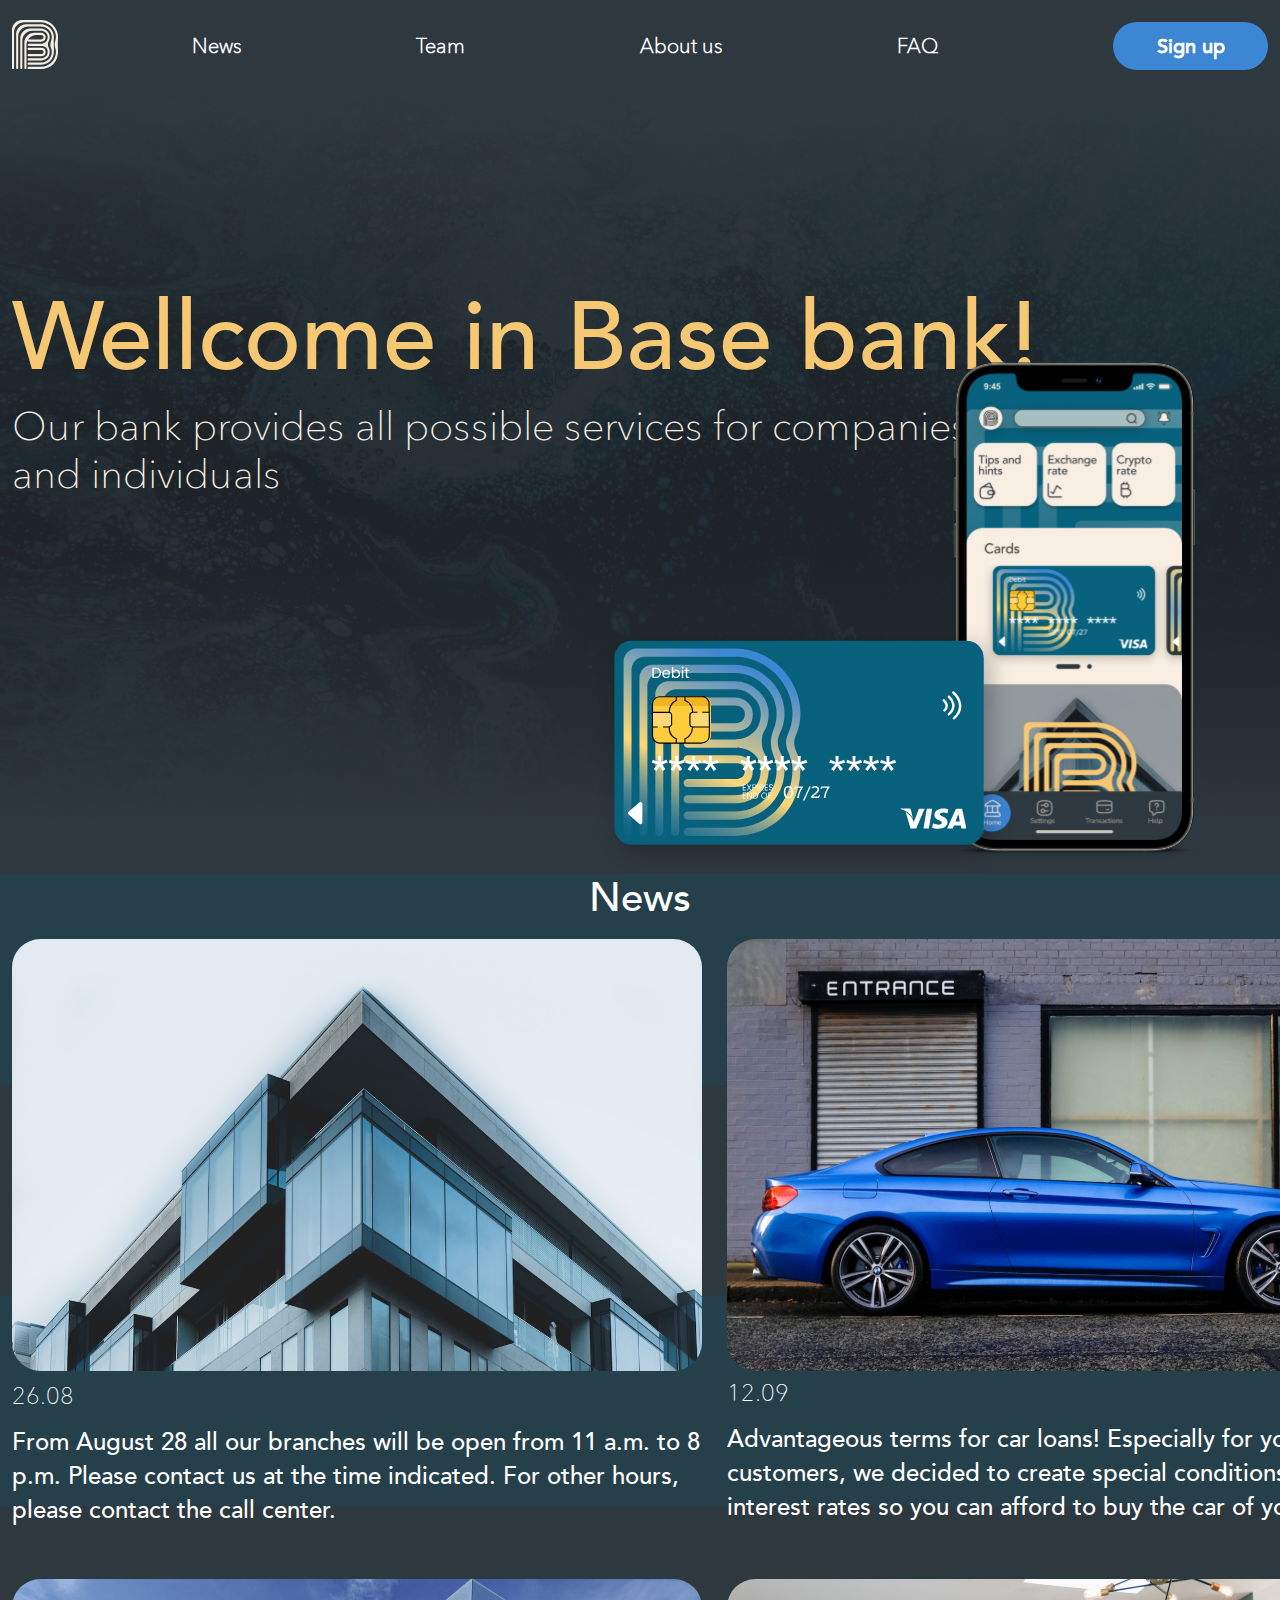
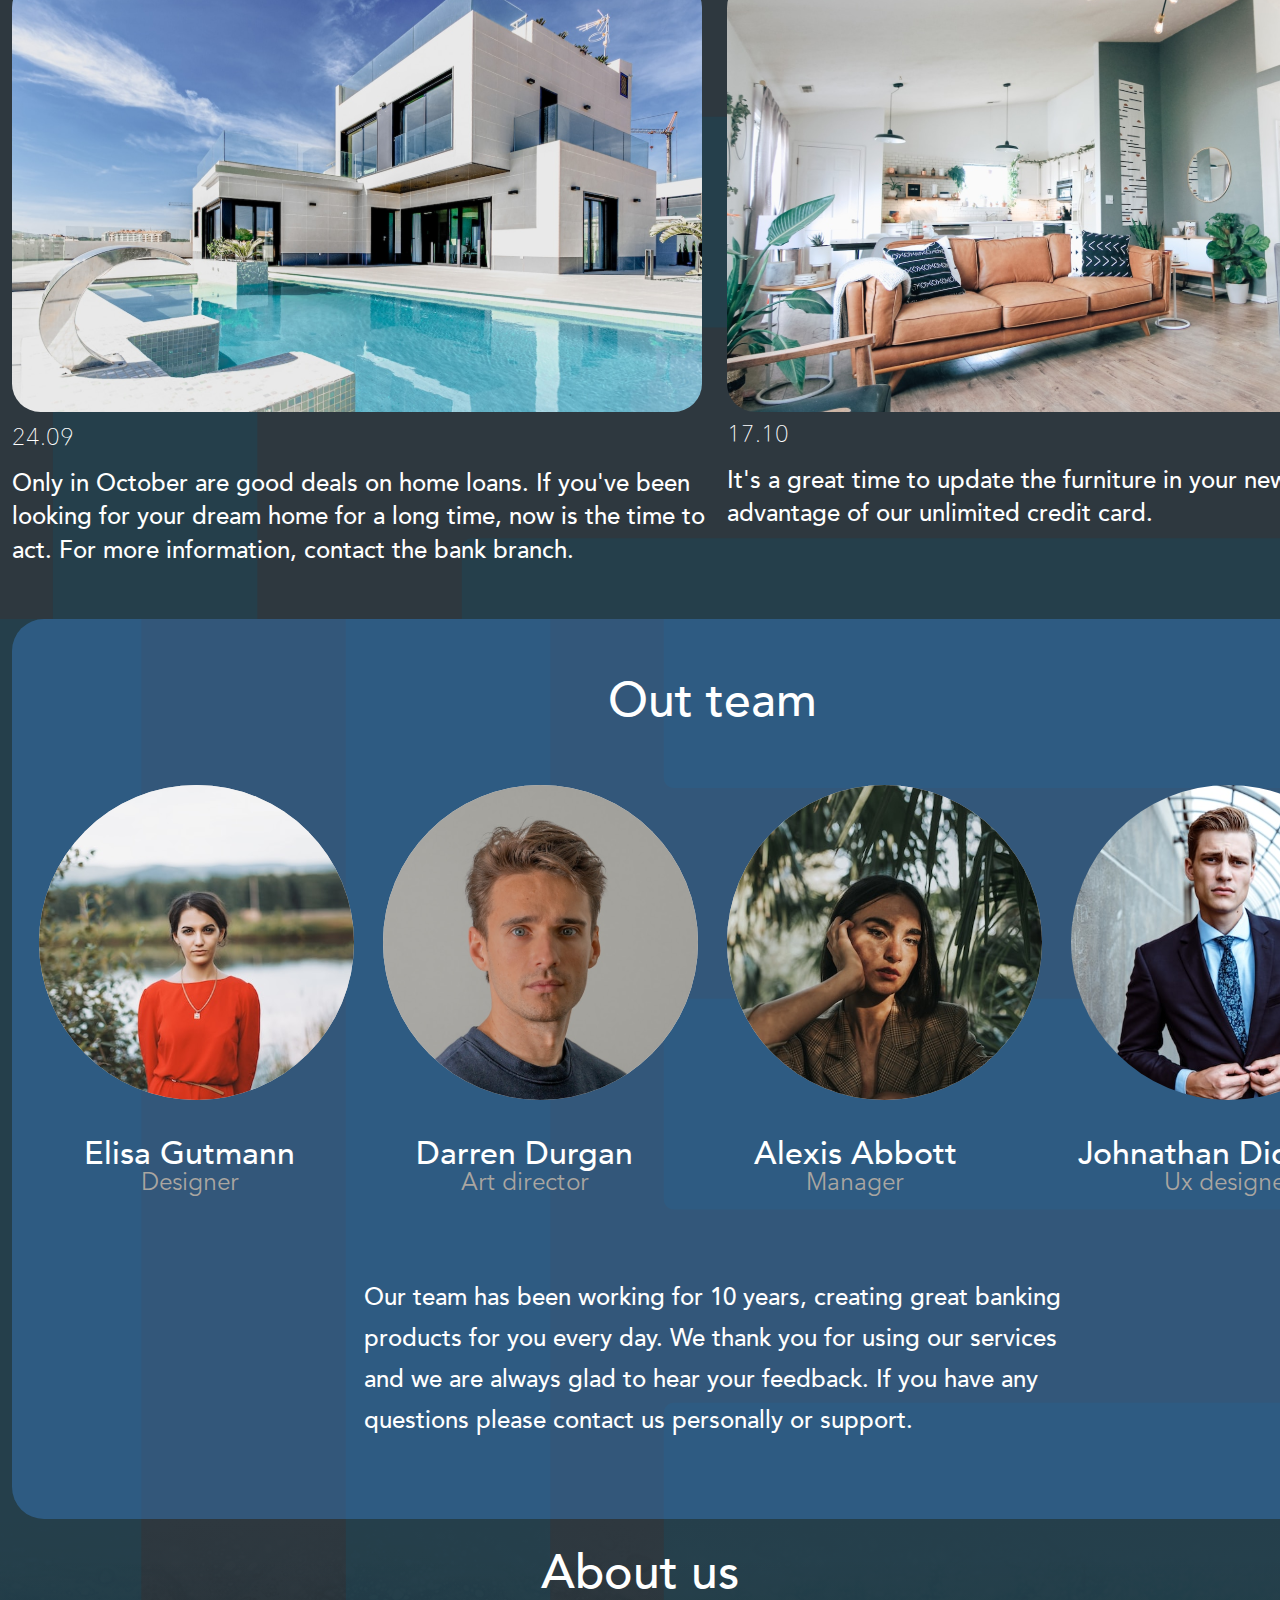
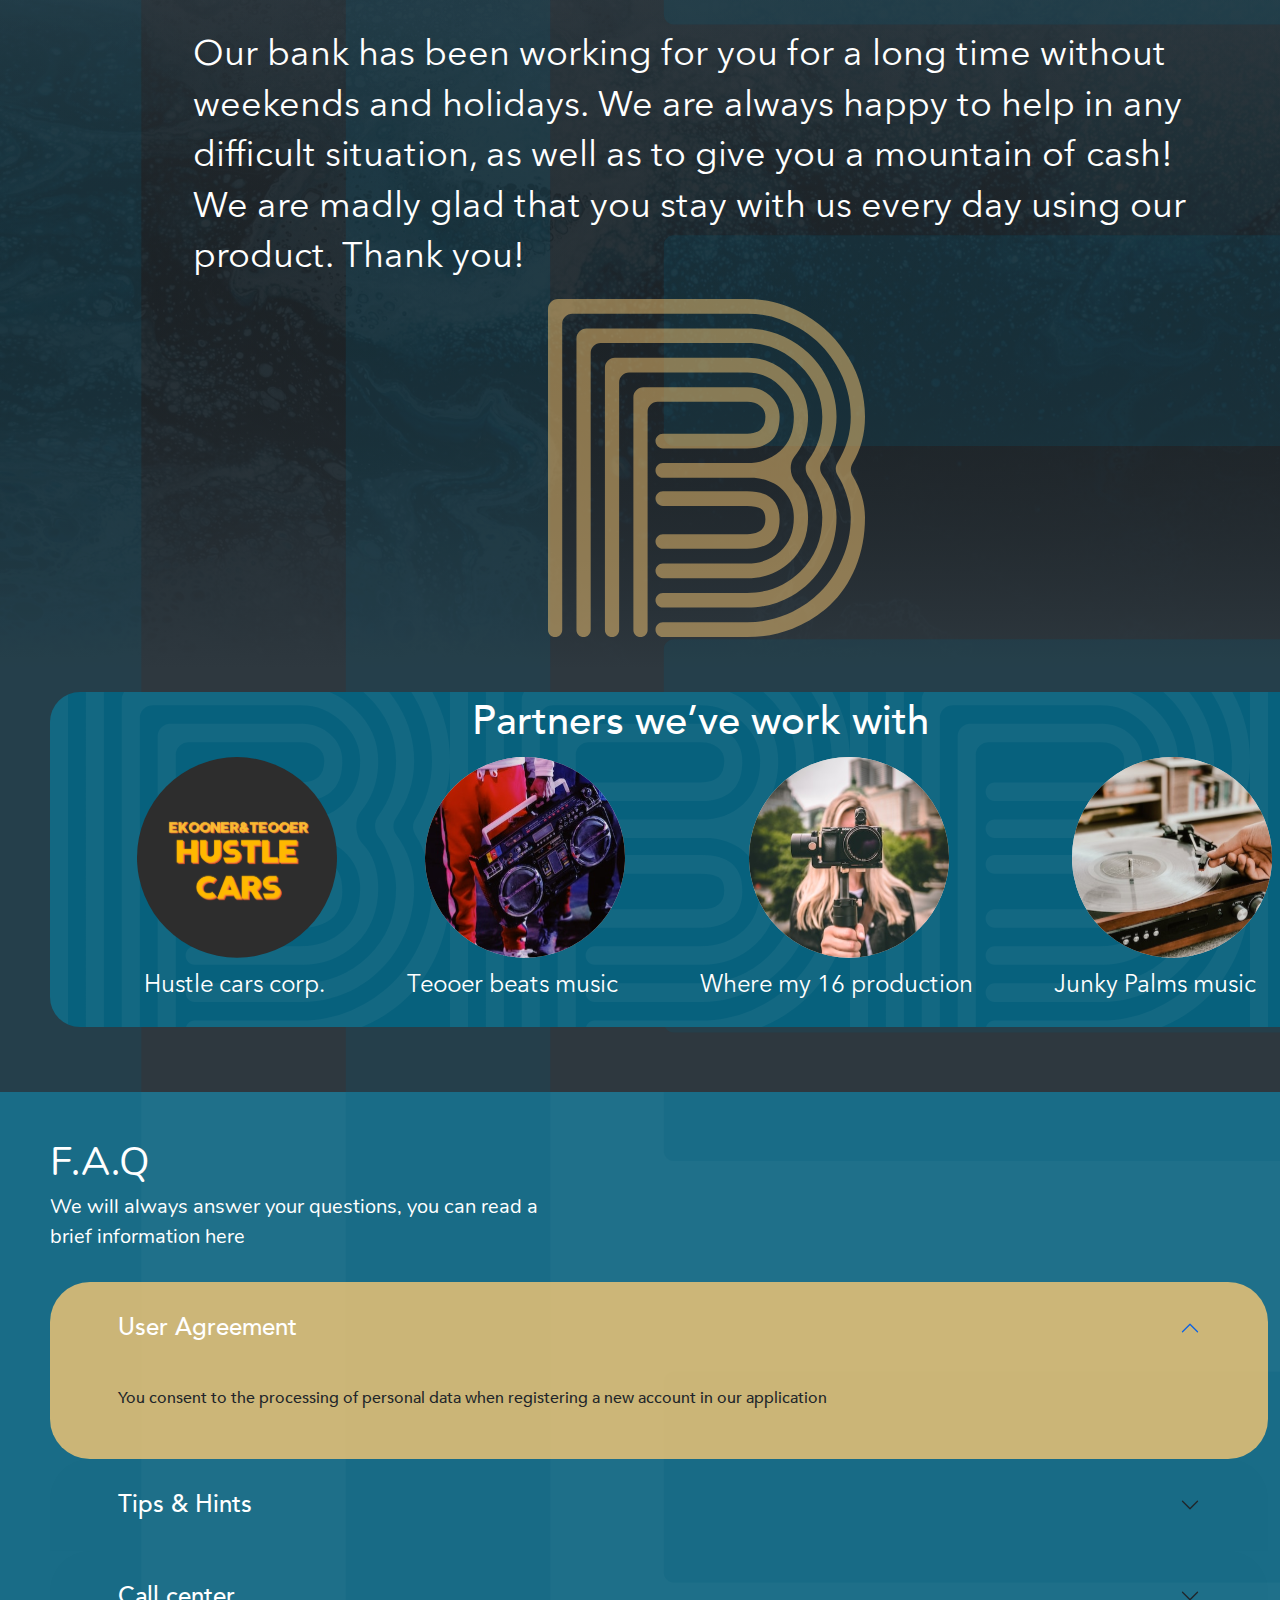
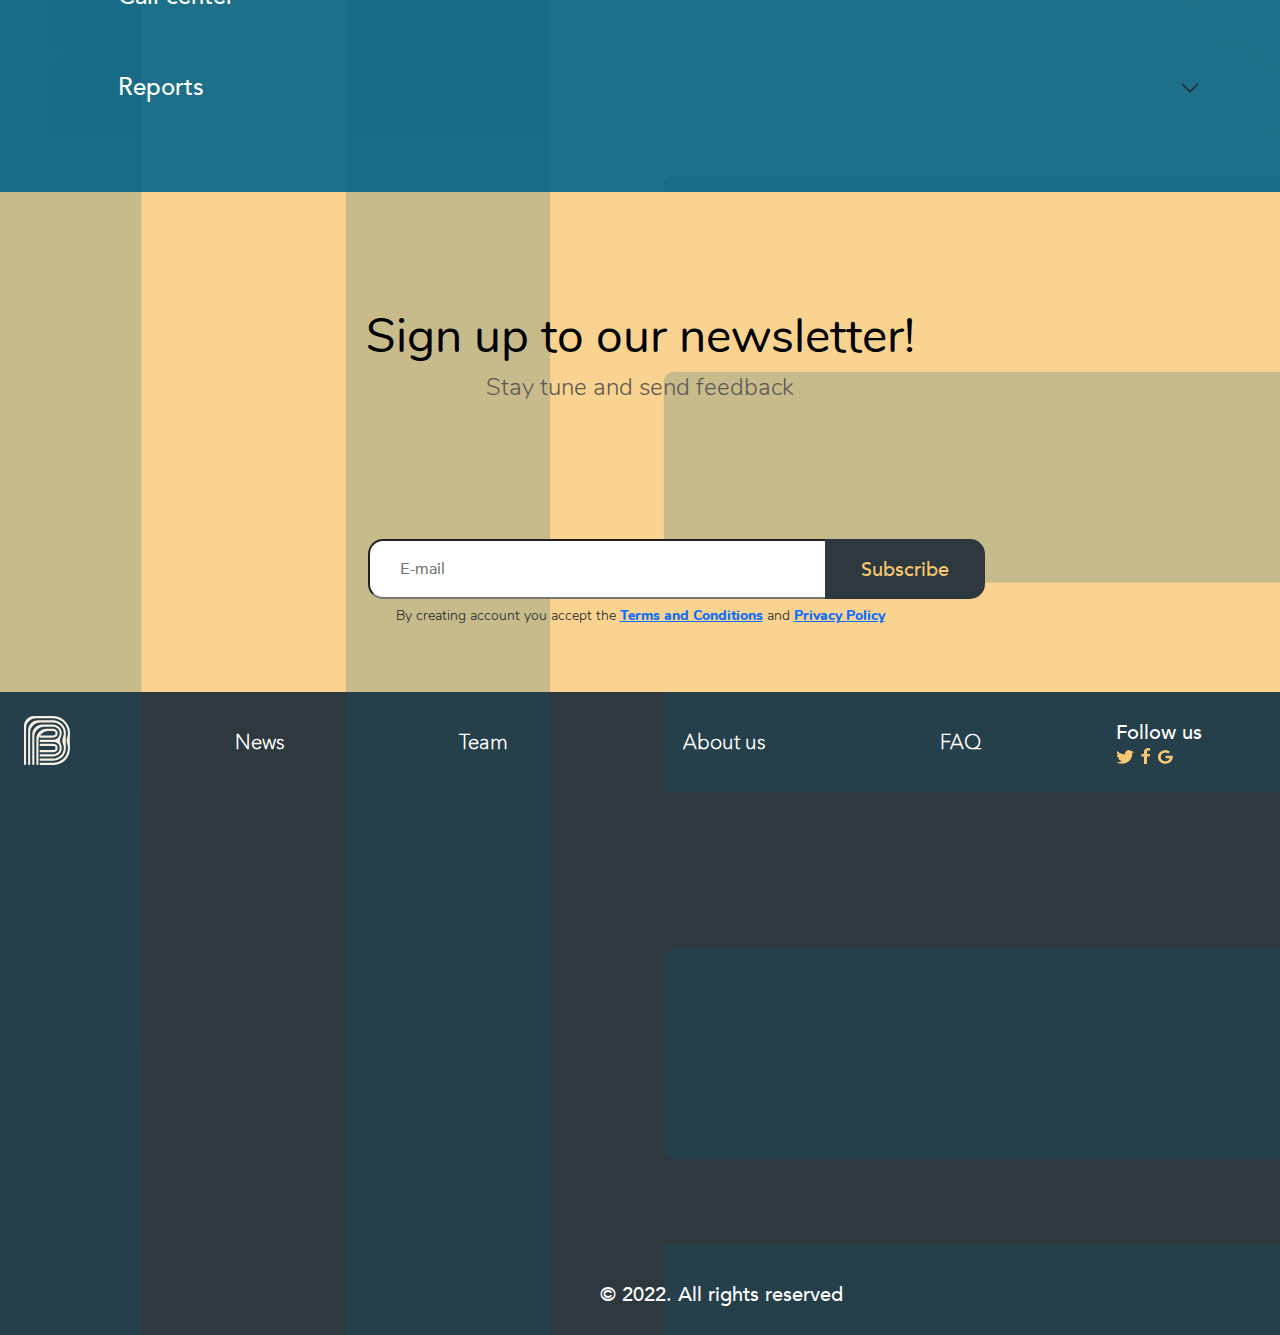
<file: index.html>
<!DOCTYPE html>
<html lang="en">
<head>
	<meta charset="UTF-8">
	<meta name="viewport" content="width=device-width, initial-scale=1.0">
	<link rel="stylesheet" href="css/bootstrap.min.css">
	<link rel="stylesheet" href="css/style.css">
	<title>Base Bank</title>
</head>
<body>
	<section class="main-section">
		<div class="humburger">
				<span></span>
				<span></span>
				<span></span>
			</div>
		<div class="container main-section__nav-container">
		<header class="main-section__header">
			<a href="#"><img class="main-section__header-img" src="icons/B-MainIcon.svg" alt=""></a>
			</header>
			<div class="main-section__nav-content">
		<nav class="main-section__nav-menu nav-menu">
			<ul class="nav-menu__list">
			<li class="nav-menu__list-item"><a href="#News">News</a></li>
			<li class="nav-menu__list-item"><a href="#Team">Team</a></li>
			<li class="nav-menu__list-item"><a href="#About">About us</a></li>
			<li class="nav-menu__list-item"><a href="#faq">FAQ</a></li>
			<button class="button__text"><a class="buttons-a" href="#">Sign up</a></button>
			</ul>
		</nav>
		</div>
	</div>
</section>
<section class=" main-sectionin-first container-main">
	<div class="container">
		<div class=" main-sectionin-first left-wrapper">
		<h1 class="main-title title">
			Wellcome in Base bank!
		</h1>
		<p class="paragr-bx">
			Our bank provides all possible services for companies <br>and individuals
		</p>
		<div class="right-wrapper">
		<img class="Card-img-bx" src="icons/Card2.svg" alt="Card">
		<img class="Tel-bx" src="icons/Tel.svg" alt="">
		</div>
	</div>
	<div class="container">
	</div>
	</div>
</section>
<section class="secont-section">
	<div class="container">
	<h2 id="News" class=" secont-section__titles">
	News
	</h2>
	<div class=" secont-section__detail detail">
		<div class=" secont-section__detail-img">
			<div class="secont-section__detail-text">
			<img class="houseone" src="img/house1.svg" alt="">
			<h3 class="datatext">26.08</h3>
				<p>
				From August 28 all our branches will be open from 11 a.m. to 8 <br> p.m. Please contact us at the time indicated. For other hours, <br> please contact the call center.</p>
				</div>
				<div class="secont-section__detail-text">
					<img class="carone" src="img/car1.svg" alt="">
				<h3 class="datatext carone__text">12.09</h3>
				<p class="carone__text">
					Advantageous terms for car loans! Especially for you, dear <br> customers, we decided to create special conditions with low <br> interest rates so you can afford to buy the car of your dreams!
				</p>
			</div>
			</div>
			<div class="secont-section__detail-img">
			<div class="secont-section__detail-text">
			<img class="houseone" src="img/house2.svg" alt="">
			<h3 class="datatext">24.09</h3>
				<p>
				Only in October are good deals on home loans. If you've been <br> looking for your dream home for a long time, now is the time to <br> act. For more information, contact the bank branch.
				</p>
				</div>
				<div class="secont-section__detail-text">
					<img class="carone" src="img/room.svg" alt="">
				<h3 class="datatext carone__text">17.10</h3>
				<p class="carone__text">
					It's a great time to update the furniture in your new home. Take advantage of our unlimited credit card.
				</p>
				</div>
		</div>
		</div>
		</div>
</section>
<section  class=" section-three container-three">
	<div class="container section-three__main">
		<div class="container members-fone">
		<h4 id="Team" class="section-three__main-title titles">Out team</h4>
		<div class="section-three__members img">
			<img class="imgpic" src="icons/Ellipse 95.svg" alt="">
			<img src="icons/Ellipse 97.svg" alt="">
			<img src="icons/Ellipse 98.svg" alt="">
			<img src="icons/Ellipse 96.svg" alt="">
			<div class="titles-mumbers">
			<h4 class="titles-naumbers">
				Elisa Gutmann
				<p class="titles-naumbers ptitle">
					Designer 
				</p>
				</h4>
			<h4 class="titles-naumbers2">
				Darren Durgan
				<p class="titles-naumbers2 ptitle2" >
					Art director
				</p>
		</h4>
			<h4 class="titles-naumbers3">
				Alexis Abbott	
				<p class="titles-naumbers3 ptitle3">
					Manager
				</p>
		</h4>
			<h4 class="titles-naumbers4">
				Johnathan Dickinson
							
				<p class="titles-naumbers4 ptitle4">
					Ux designer
				</p>
			</h4>
		</div>
		<div class="section-three__members">
			<p class="section-three__members__info infomembers">
			Our team has been working for 10 years, creating great banking <br>products for you every day. We thank you for using our services <br> and we are always glad to hear your feedback. If you have any <br>questions please contact us personally or support.
			</p>
		</div>
		</div>
		</div>
</section>
<div class="four-page">
	<div class="four-page__background">
	<sectoin class="four-container">
	<div class="container  four-container__main container-four">
		<h1 id="About" class="titles-about-us">About us</h1>
		<div class="container-four__four-title">
		<p class="container-four__four-title__p-fouttitle">Our bank has been working for you for a long time without weekends and holidays. We are always happy to help in any difficult situation, as well as to give you a mountain of cash! We are madly glad that you stay with us every day using our product. Thank you!</p>
		</div>
		<div class="container-four__icons-b">
		<img src="icons/B-four.svg" alt="">
		</div>
	</div>
</sectoin>
</div>
</div>
	<div class="container-background">
	<div class="container pattern-section">
		<div class="container pattern-section__background-little">
		<h4 class="titles-patten">Partners we’ve work with</h4>
		<div class=" pattern-section__images"></div>
		<img class="images-box-pat" src="icons/Ellipse 99.svg" alt="">
		<img class="images-box-pat__2" src="icons/Ellipse 100.svg" alt="">
		<img class="images-box-pat__3" src="icons/Ellipse 101.svg" alt="">
		<img class="images-box-pat__last" src="icons/Ellipse 102.svg" alt="">
		<div class="pattern-section__text-pat">
			<p class="pattern-section__text-pat1">Hustle cars corp.</p>
			<p class="pattern-section__text-pat2">Teooer beats music</p>
			<p class="pattern-section__text-pat3">Where my 16 production</p>
			<p class="pattern-section__text-pat4">Junky Palms music</p>
		</div>
		</div>
	</div>
		</div>
	<section class="five-section">
			<div class="container five-section__container-section">
				<div class="five-section__texting">
				<h1 id="faq" class="five-section__texting__faq">F.A.Q</h1>
				<p class="five-section__texting__faq__pinfofaq">
					We will always answer your questions, you can read a <br> brief information here
				</p>
				</div>
  <div class="accordion-item">
    <h2 class="accordion-header" id="headingOne">
	<button class="accordion-button id="accordion-radius" type="button" data-bs-toggle="collapse" data-bs-target="#collapseOne" aria-expanded="true" aria-controls="collapseOne">
        <p class="five-section__background-five__titlesuser" >User Agreement</p>
	</button>
    </h2>
    <div id="collapseOne" class="accordion-collapse collapse show" aria-labelledby="headingOne" data-bs-parent="#accordionExample">
      <div class="accordion-body">
        <p class="five-section__background-five__infousers">You consent to the processing of personal data when registering a new account in our application</p>
      </div>
    </div>
  </div>
  <div class="accordion-item">
    <h2 class="accordion-header" id="headingTwo">
      <button class="accordion-button collapsed" type="button" data-bs-toggle="collapse" data-bs-target="#collapseTwo" aria-expanded="false" aria-controls="collapseTwo">
        <p class="five-section__background-five__titlesuser" >Tips & Hints</p>
      </button>
    </h2>
    <div id="collapseTwo" class="accordion-collapse collapse" aria-labelledby="headingTwo" data-bs-parent="#accordionExample">
      <div class="accordion-body">
       None
      </div>
    </div>
  </div>
  <div class="accordion-item">
    <h2 class="accordion-header" id="headingThree">
      <button class="accordion-button collapsed" type="button" data-bs-toggle="collapse" data-bs-target="#collapseThree" aria-expanded="false" aria-controls="collapseThree">
        <p class="five-section__background-five__titlesuser" >Call center</p>
      </button>
    </h2>
    <div id="collapseThree" class="accordion-collapse collapse" aria-labelledby="headingThree" data-bs-parent="#accordionExample">
      <div class="accordion-body">
       None
      </div>
    </div>
  </div>
  <div class="accordion-item">
    <h2 class="accordion-header" id="headingFour">
      <button class="accordion-button collapsed" type="button" data-bs-toggle="collapse" data-bs-target="#collapseFour" aria-expanded="false" aria-controls="collapseFour">
        <p class="five-section__background-five__titlesuser" >Reports</p>
      </button>
    </h2>
    <div id="collapseFour" class="accordion-collapse collapse" aria-labelledby="headingFour" data-bs-parent="#accordionExample">
      <div class="accordion-body">
      	None
      </div>
    </div>
  </div>
</section>
	<section class="blocksearch">
		<div class="container blocksearch__container-search ">
			<div class="blocksearch__container-search__infos">
			<h1 class="titles-about-us-2">Sign up to our newsletter!</h1>
			<p class="nunitolight">Stay tune and send feedback</p>
			<div class="blocksearch__container-input">
			<input class="searching" type="text" placeholder="E-mail">
			<button class="button-search">Subscribe</button>
			</div>
			<p class="nunitolight2">By creating account you accept the <a class="nunitolight2__a" href="#">Terms and Conditions</a> and <a class="nunitolight2__a" href="#">Privacy Policy</a></p>
			</div>
		</div>
	</section>
		<script src="https://cdn.jsdelivr.net/npm/bootstrap@5.1.3/dist/js/bootstrap.bundle.min.js" integrity="sha384-ka7Sk0Gln4gmtz2MlQnikT1wXgYsOg+OMhuP+IlRH9sENBO0LRn5q+8nbTov4+1p" crossorigin="anonymous"></script>
		<section>
			<div class="container content-stroke">
<div class="container main-section__nav-container">
		<header class="main-section__header">
			<a href="#"><img class="main-section__header-img" src="icons/B-MainIcon.svg" alt=""></a>
			</header>
			<div class="main-section__nav-content">
		<nav class="main-section__nav-menu">
			<ul class="nav-menu__list2">
			<li class="nav-menu__list-item"><a href="#News">News</a></li>
			<li class="nav-menu__list-item"><a href="#Team">Team</a></li>
			<li class="nav-menu__list-item"><a href="#About">About us</a></li>
			<li class="nav-menu__list-item"><a href="#faq">FAQ</a></li>			
		</ul>
		</nav>
		<div class="content-stroke__icons-box icons">
		<p class="content-stroke__iconsp">Follow us</p>
		<a href="#"><img src="icons/Twitter.svg" alt="Twitter"></a>
		<a href="#"><img src="icons/Facebook.svg" alt="Facebook"></a>
		<a href="#"><img src="icons/Gmail.svg" alt="Gmail"></a>
		</div>
		</div>
	</div>
			</div>
		</section>
		<section>
			<div class="container content-maps">
				<iframe src="https://www.google.com/maps/embed?pb=!1m18!1m12!1m3!1d5315.877314513327!2d-92.2793442205045!3d30.239382577643283!2m3!1f0!2f0!3f0!3m2!1i1024!2i768!4f13.1!3m3!1m2!1s0x8624a5db904c6e1d%3A0x933cf78a598cb7b8!2sBailey%20Ave%20Enterprise!5e0!3m2!1sru!2skg!4v1668443322407!5m2!1sru!2skg" width="1370" height="450" style="border:0;" allowfullscreen="" loading="lazy" referrerpolicy="no-referrer-when-downgrade"></iframe>
			</div>
			<section>
			<div class="container down">
				<div class="down__p">
				<p >© 2022. All rights reserved</p>
				</div>
			</div>
			</section>
		</section>
		<script src="js/js.js"></script>
</body>
</html>
</file>
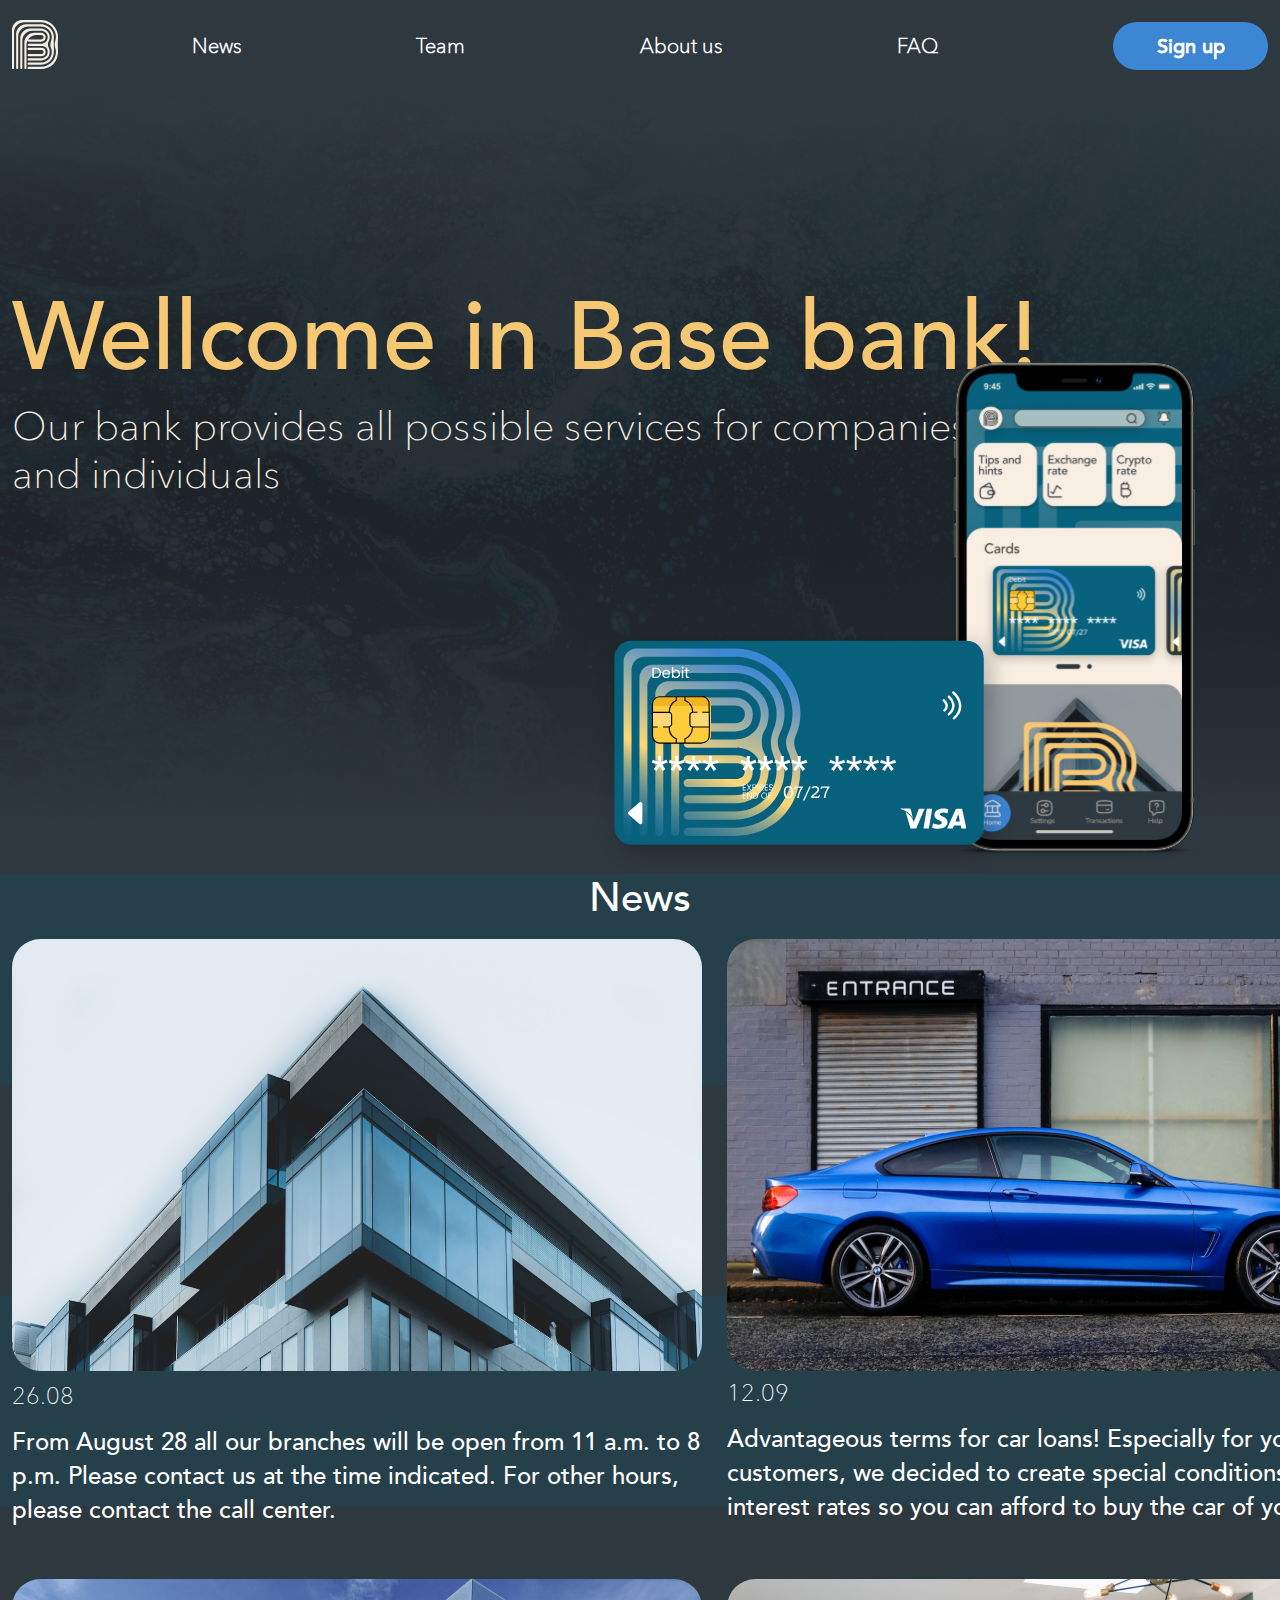
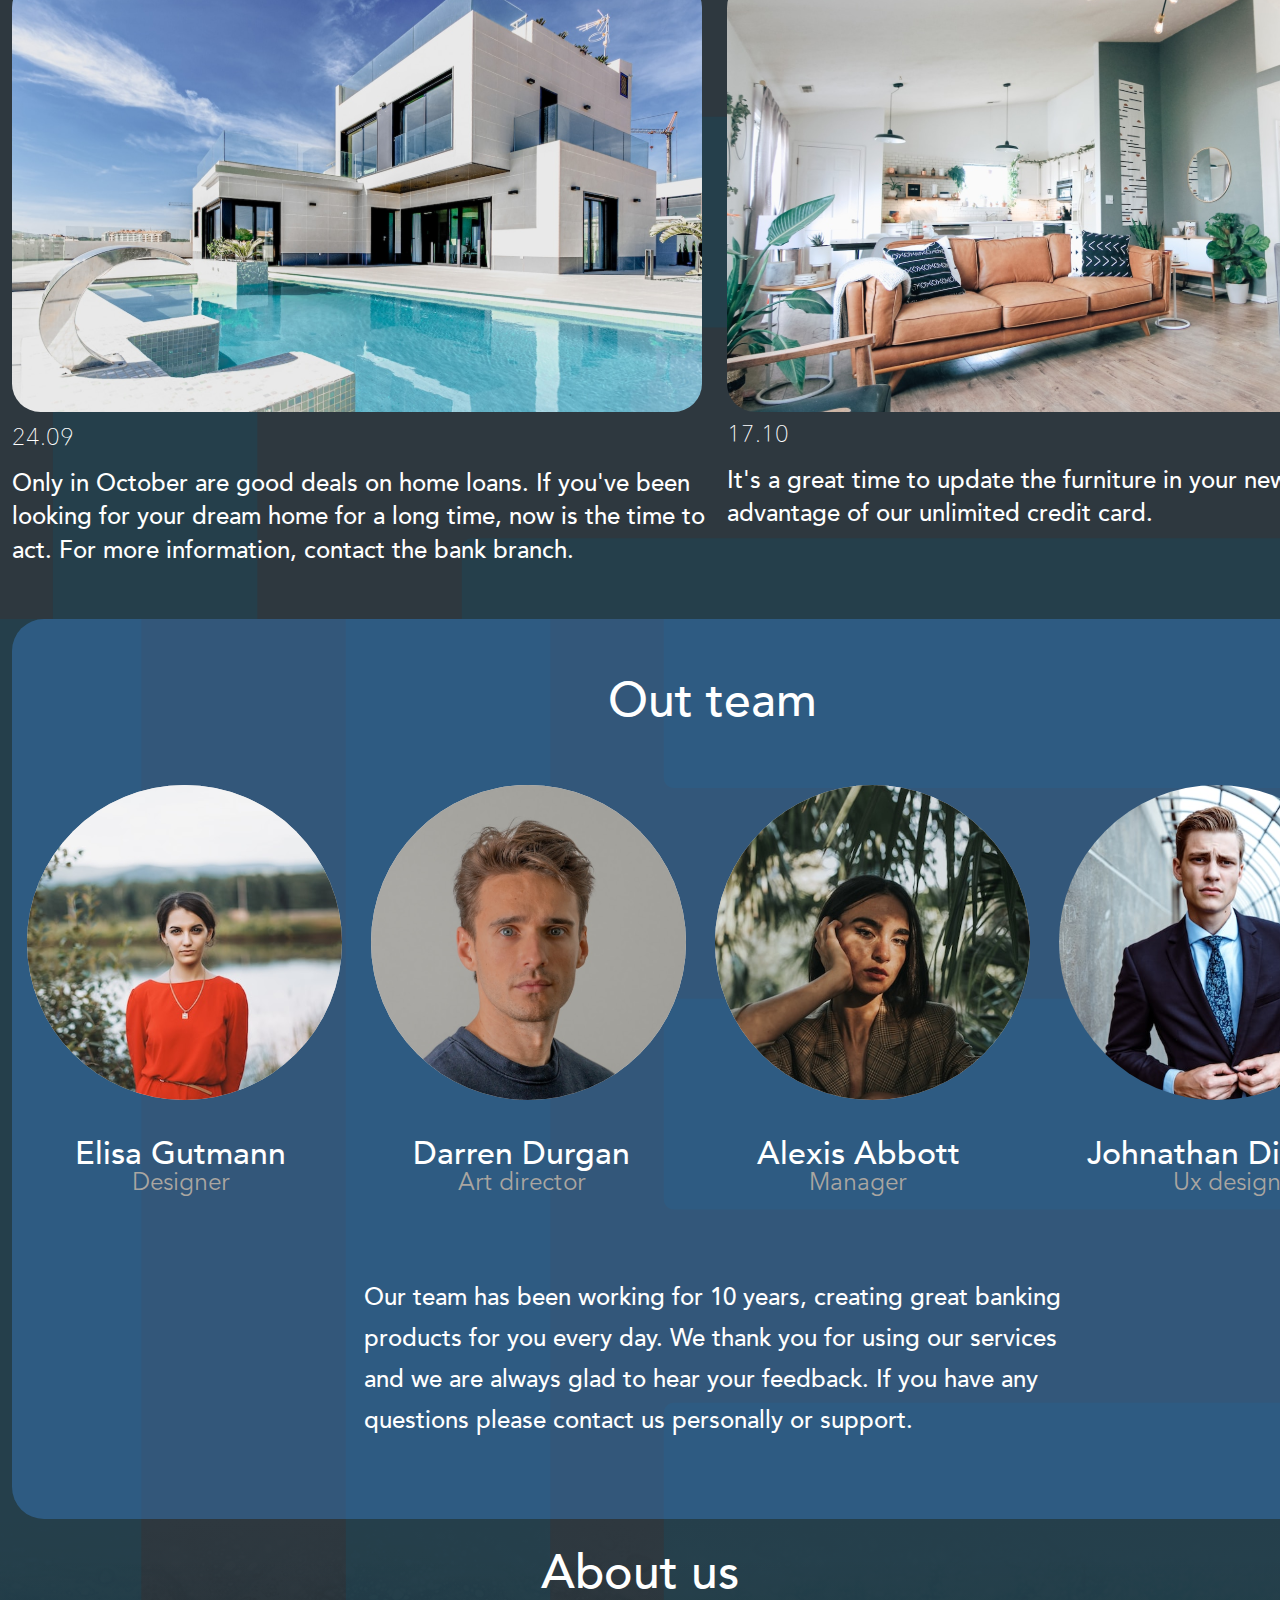
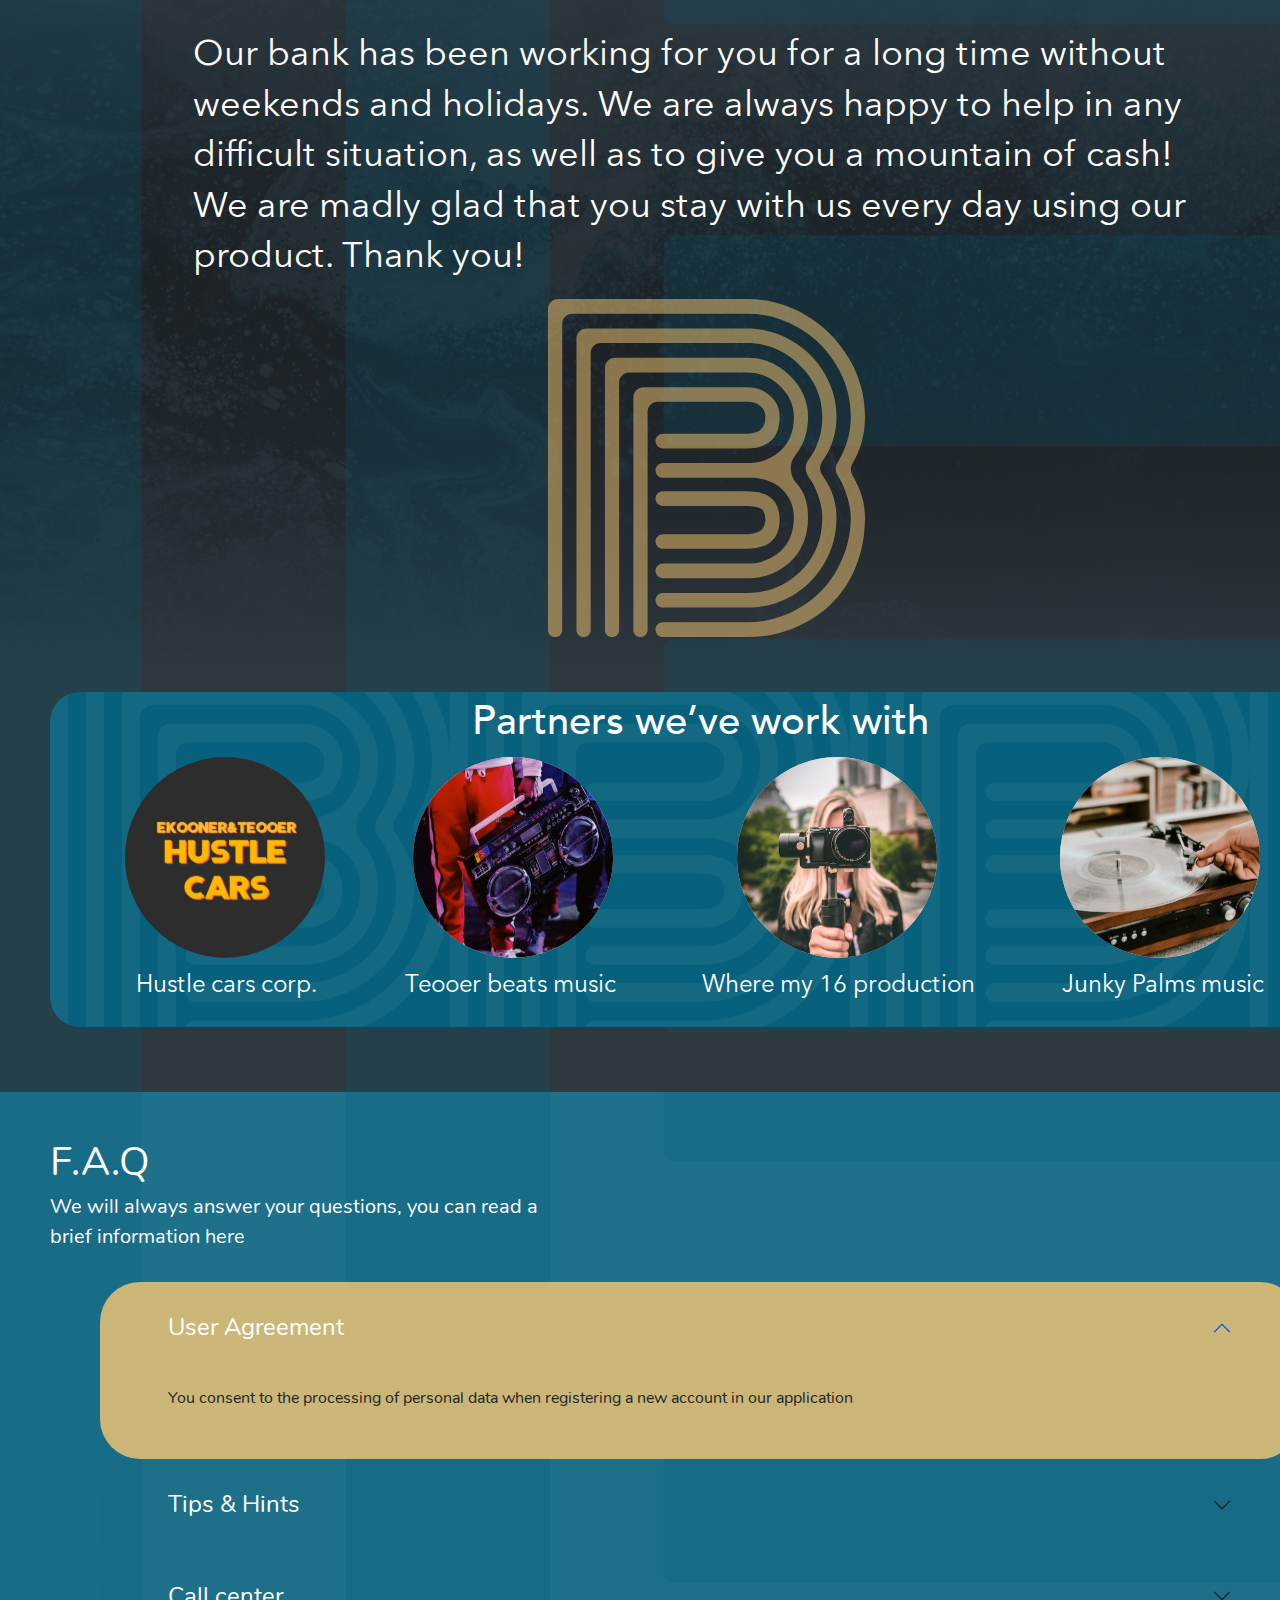
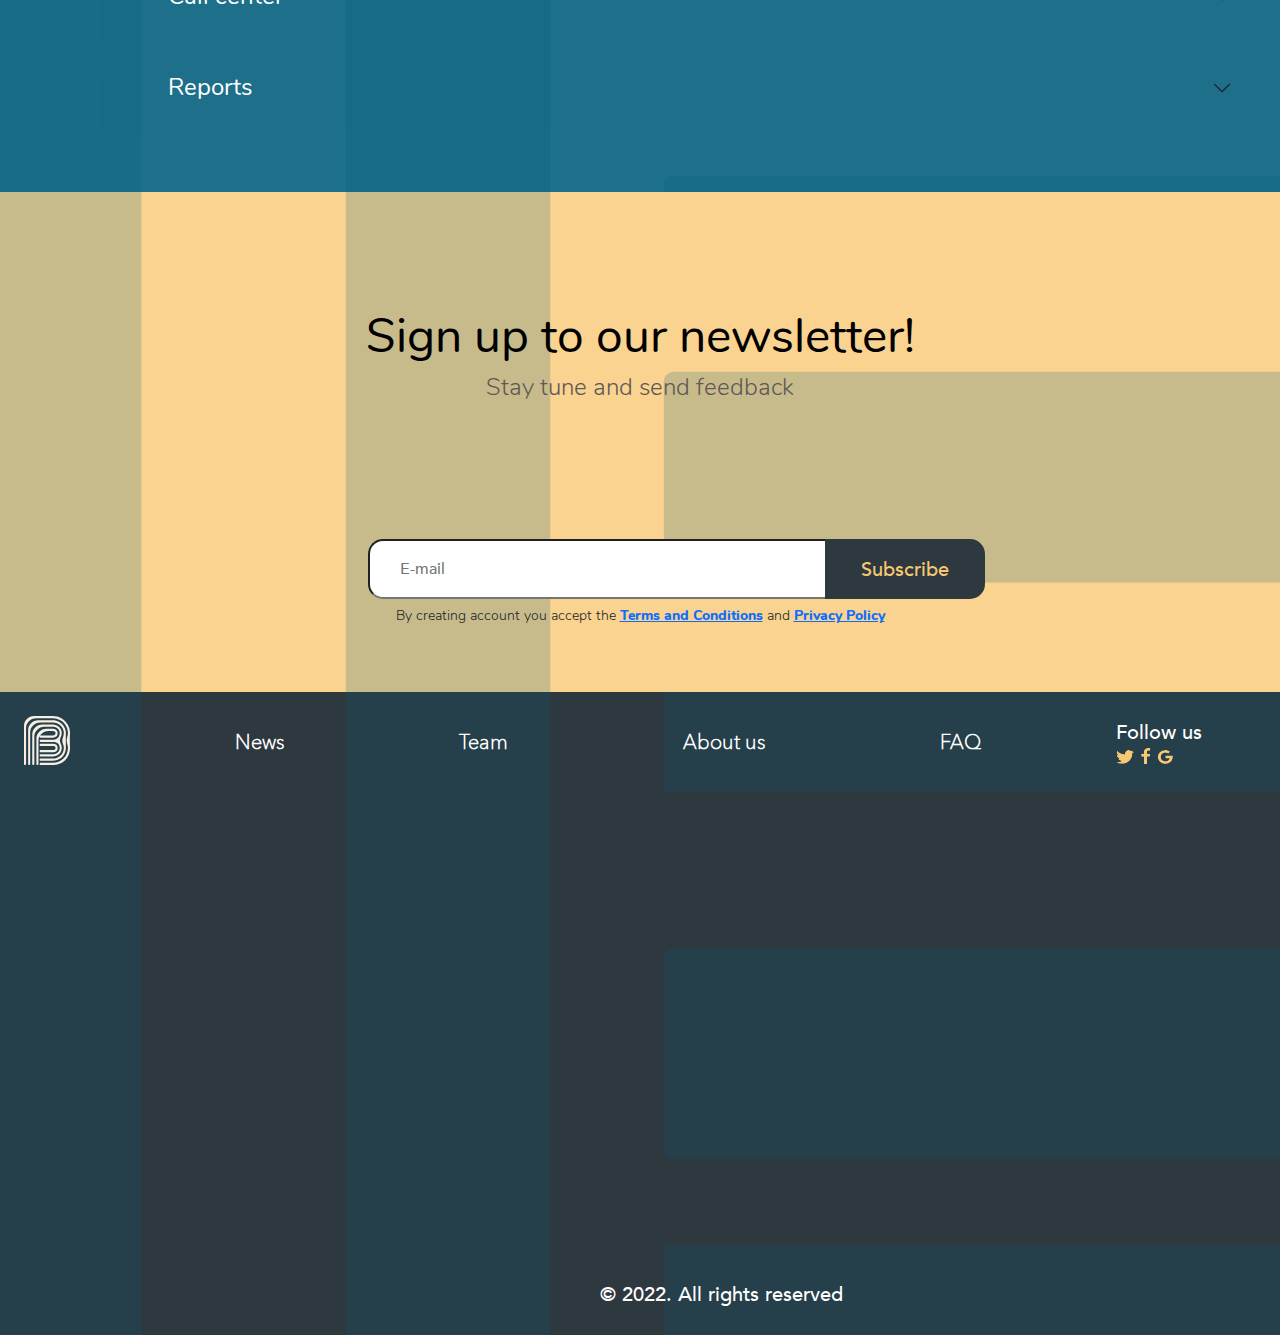
<file: Main.html>
<!DOCTYPE html>
<html lang="en">
<head>
	<meta charset="UTF-8">
	<meta name="viewport" content="width=device-width, initial-scale=1.0">
	<link rel="stylesheet" href="css/bootstrap.min.css">
	<link rel="stylesheet" href="css/style.css">
	<title>Base Bank</title>
</head>
<body>
	<section class="main-section">
		<div class="container main-section__nav-container">
		<header class="main-section__header">
			<a href="#"><img class="main-section__header-img" src="icons/B-MainIcon.svg" alt=""></a>
			</header>
			<div class="main-section__nav-content">
		<nav class="main-section__nav-menu">
			<ul class="nav-menu__list">
			<li class="nav-menu__list-item"><a href="#News">News</a></li>
			<li class="nav-menu__list-item"><a href="#Team">Team</a></li>
			<li class="nav-menu__list-item"><a href="#About">About us</a></li>
			<li class="nav-menu__list-item"><a href="#faq">FAQ</a></li>
			<button class="button__text"><a class="buttons-a" href="#">Sign up</a></button>
			</ul>
		</nav>
		</div>
	</div>
</section>
<section class=" main-sectionin-first container-main">
	<div class="container">
		<div class=" main-sectionin-first left-wrapper">
		<h1 class="main-title title">
			Wellcome in Base bank!
		</h1>
		<p class="paragr-bx">
			Our bank provides all possible services for companies <br>and individuals
		</p>
	</div>
	<div class="right-wrapper">
		<img class="Card-img-bx" src="icons/Card2.svg" alt="Card">
		<img class="Tel-bx" src="icons/Tel.svg" alt="">
	</div>
	</div>
</section>
<section class="secont-section">
	<div class="container">
	<h2 id="News" class=" secont-section__titles">
	News
	</h2>
	<div class=" secont-section__detail detail">
		<div class="secont-section__detail-img">
			<div class="secont-section__detail-text">
			<img class="houseone" src="img/house1.svg" alt="">
			<h3 class="datatext">26.08</h3>
				<p>
				From August 28 all our branches will be open from 11 a.m. to 8 <br> p.m. Please contact us at the time indicated. For other hours, <br> please contact the call center.</p>
				</div>
				<div class="secont-section__detail-text">
					<img class="carone" src="img/car1.svg" alt="">
				<h3 class="datatext carone__text">12.09</h3>
				<p class="carone__text">
					Advantageous terms for car loans! Especially for you, dear <br> customers, we decided to create special conditions with low <br> interest rates so you can afford to buy the car of your dreams!
				</p>
				</div>
		</div>
			<div class="secont-section__detail-img">
			<div class="secont-section__detail-text">
			<img class="houseone" src="img/house2.svg" alt="">
			<h3 class="datatext">24.09</h3>
				<p>
				Only in October are good deals on home loans. If you've been <br> looking for your dream home for a long time, now is the time to <br> act. For more information, contact the bank branch.
				</p>
				</div>
				<div class="secont-section__detail-text">
					<img class="carone" src="img/room.svg" alt="">
				<h3 class="datatext carone__text">17.10</h3>
				<p class="carone__text">
					It's a great time to update the furniture in your new home. Take advantage of our unlimited credit card.
				</p>
				</div>
		</div>
		</div>
	</div>
</section>
<section  class="section-three container-three">
	<div class="container section-three__main">
		<div class="members-fone">
		<h4 id="Team" class="section-three__main-title titles">Out team</h4>
		<div class="section-three__members img">
			<img class="imgpic" src="icons/Ellipse 95.svg" alt="">
			<img src="icons/Ellipse 97.svg" alt="">
			<img src="icons/Ellipse 98.svg" alt="">
			<img src="icons/Ellipse 96.svg" alt="">
			<div class="titles-mumbers">
			<h4 class="titles-naumbers">
				Elisa Gutmann
				<p class="titles-naumbers ptitle">
					Designer 
				</p>
				</h4>
			<h4 class="titles-naumbers">
				Darren Durgan
				<p class="titles-naumbers ptitle" >
					Art director
				</p>
		</h4>
			<h4 class="titles-naumbers">
				Alexis Abbott	
				<p class="titles-naumbers ptitle">
					Manager
				</p>
		</h4>
			<h4 class="titles-naumbers">
				Johnathan Dickinson
							
				<p class="titles-naumbers ptitle">
					Ux designer
				</p>
			</h4>
		</div>
		<div class="section-three__members">
			<p class="section-three__members__info infomembers">
			Our team has been working for 10 years, creating great banking <br>products for you every day. We thank you for using our services <br> and we are always glad to hear your feedback. If you have any <br>questions please contact us personally or support.
			</p>
		</div>
		</div>
		</div>
</section>
<div class="four-page">
	<div class="four-page__background">
	<sectoin class="four-container">
	<div class="container  four-container__main container-four">
		<h1 id="About" class="titles-about-us">About us</h1>
		<div class="container-four__four-title">
		<p class="container-four__four-title__p-fouttitle">Our bank has been working for you for a long time without weekends and holidays. We are always happy to help in any difficult situation, as well as to give you a mountain of cash! We are madly glad that you stay with us every day using our product. Thank you!</p>
		</div>
		<div class="container-four__icons-b">
		<img src="icons/B-four.svg" alt="">
		</div>
	</div>
</sectoin>
</div>
</div>
	<div class="container-background">
	<div class="pattern-section container">
		<div class="pattern-section__background-little">
		<h4 class="titles-patten">Partners we’ve work with</h4>
		<div class="pattern-section__images"></div>
		<img class="images-box-pat" src="icons/Ellipse 99.svg" alt="">
		<img class="images-box-pat__2" src="icons/Ellipse 100.svg" alt="">
		<img class="images-box-pat__3" src="icons/Ellipse 101.svg" alt="">
		<img class="images-box-pat__last" src="icons/Ellipse 102.svg" alt="">
		<div class="pattern-section__text-pat">
			<p>Hustle cars corp.</p>
			<p>Teooer beats music</p>
			<p>Where my 16 production</p>
			<p>Junky Palms music</p>
		</div>
		</div>
	</div>
		</div>
	<section class="five-section">
			<div class="container five-section__container-section">
				<div class="five-section__texting">
				<h1 id="faq" class="five-section__texting__faq">F.A.Q</h1>
				<p class="five-section__texting__faq__pinfofaq">
					We will always answer your questions, you can read a <br> brief information here
				</p>
				</div>
				<div class="five-section__background-five" >
					<div class="acordionradius">
					<div class="accordion " id="accordionExample">
  <div class="accordion-item">
    <h2 class="accordion-header" id="headingOne">
      <button class="accordion-button id="accordion-radius" type="button" data-bs-toggle="collapse" data-bs-target="#collapseOne" aria-expanded="true" aria-controls="collapseOne">
        <p class="five-section__background-five__titlesuser" >User Agreement</p>
      </button>
    </h2>
    <div id="collapseOne" class="accordion-collapse collapse show" aria-labelledby="headingOne" data-bs-parent="#accordionExample">
      <div class="accordion-body">
        <p class="five-section__background-five__infousers">You consent to the processing of personal data when registering a new account in our application</p>
      </div>
    </div>
  </div>
  <div class="accordion-item">
    <h2 class="accordion-header" id="headingTwo">
      <button class="accordion-button collapsed" type="button" data-bs-toggle="collapse" data-bs-target="#collapseTwo" aria-expanded="false" aria-controls="collapseTwo">
        <p class="five-section__background-five__titlesuser" >Tips & Hints</p>
      </button>
    </h2>
    <div id="collapseTwo" class="accordion-collapse collapse" aria-labelledby="headingTwo" data-bs-parent="#accordionExample">
      <div class="accordion-body">
       None
      </div>
    </div>
  </div>
  <div class="accordion-item">
    <h2 class="accordion-header" id="headingThree">
      <button class="accordion-button collapsed" type="button" data-bs-toggle="collapse" data-bs-target="#collapseThree" aria-expanded="false" aria-controls="collapseThree">
        <p class="five-section__background-five__titlesuser" >Call center</p>
      </button>
    </h2>
    <div id="collapseThree" class="accordion-collapse collapse" aria-labelledby="headingThree" data-bs-parent="#accordionExample">
      <div class="accordion-body">
       None
      </div>
    </div>
  </div>
  <div class="accordion-item">
    <h2 class="accordion-header" id="headingFour">
      <button class="accordion-button collapsed" type="button" data-bs-toggle="collapse" data-bs-target="#collapseFour" aria-expanded="false" aria-controls="collapseFour">
        <p class="five-section__background-five__titlesuser" >Reports</p>
      </button>
    </h2>
    <div id="collapseFour" class="accordion-collapse collapse" aria-labelledby="headingFour" data-bs-parent="#accordionExample">
      <div class="accordion-body">
      	None
      </div>
    </div>
  </div>
</div>
		</div>
		</div>
</section>
	<section class="blocksearch">
		<div class="container blocksearch__container-search ">
			<div class="blocksearch__container-search__infos">
			<h1 class="titles-about-us-2">Sign up to our newsletter!</h1>
			<p class="nunitolight">Stay tune and send feedback</p>
			<div class="blocksearch__container-input">
			<input class="searching" type="text" placeholder="E-mail">
			<button class="button-search">Subscribe</button>
			</div>
			<p class="nunitolight2">By creating account you accept the <a class="nunitolight2__a" href="#">Terms and Conditions</a> and <a class="nunitolight2__a" href="#">Privacy Policy</a></p>
			</div>
		</div>
	</section>
		<script src="https://cdn.jsdelivr.net/npm/bootstrap@5.1.3/dist/js/bootstrap.bundle.min.js" integrity="sha384-ka7Sk0Gln4gmtz2MlQnikT1wXgYsOg+OMhuP+IlRH9sENBO0LRn5q+8nbTov4+1p" crossorigin="anonymous"></script>
		<section>
			<div class="container content-stroke">
<div class="container main-section__nav-container">
		<header class="main-section__header">
			<a href="#"><img class="main-section__header-img" src="icons/B-MainIcon.svg" alt=""></a>
			</header>
			<div class="main-section__nav-content">
		<nav class="main-section__nav-menu">
			<ul class="nav-menu__list2">
			<li class="nav-menu__list-item"><a href="#News">News</a></li>
			<li class="nav-menu__list-item"><a href="#Team">Team</a></li>
			<li class="nav-menu__list-item"><a href="#About">About us</a></li>
			<li class="nav-menu__list-item"><a href="#faq">FAQ</a></li>			</ul>
		</nav>
		<div class="content-stroke__icons-box icons">
		<p class="content-stroke__iconsp">Follow us</p>
		<a href="#"><img src="icons/Twitter.svg" alt="Twitter"></a>
		<a href="#"><img src="icons/Facebook.svg" alt="Facebook"></a>
		<a href="#"><img src="icons/Gmail.svg" alt="Gmail"></a>
		</div>
		</div>
	</div>
			</div>
		</section>
		<section>
			<div class="container content-maps">
				<iframe src="https://www.google.com/maps/embed?pb=!1m18!1m12!1m3!1d5315.877314513327!2d-92.2793442205045!3d30.239382577643283!2m3!1f0!2f0!3f0!3m2!1i1024!2i768!4f13.1!3m3!1m2!1s0x8624a5db904c6e1d%3A0x933cf78a598cb7b8!2sBailey%20Ave%20Enterprise!5e0!3m2!1sru!2skg!4v1668443322407!5m2!1sru!2skg" width="1370" height="450" style="border:0;" allowfullscreen="" loading="lazy" referrerpolicy="no-referrer-when-downgrade"></iframe>
			</div>
			<section>
			<div class="container down">
				<div class="down__p">
				<p >© 2022. All rights reserved</p>
				</div>
			</div>
			</section>
		</section>
</body>
</html>
</file>
<file: css/style.css>
/*! normalize.css v8.0.1 | MIT License | github.com/necolas/normalize.css */
/* Document
   ========================================================================== */
/**
 * 1. Correct the line height in all browsers.
 * 2. Prevent adjustments of font size after orientation changes in iOS.
 */
html {
  line-height: 1.15;
  /* 1 */
  -webkit-text-size-adjust: 100%;
  /* 2 */ }

/* Sections
   ========================================================================== */
/**
 * Remove the margin in all browsers.
 */
body {
  margin: 0; }

/**
 * Render the `main` element consistently in IE.
 */
main {
  display: block; }

/**
 * Correct the font size and margin on `h1` elements within `section` and
 * `article` contexts in Chrome, Firefox, and Safari.
 */
h1 {
  font-size: 2em;
  margin: 0.67em 0; }

/* Grouping content
   ========================================================================== */
/**
 * 1. Add the correct box sizing in Firefox.
 * 2. Show the overflow in Edge and IE.
 */
hr {
  box-sizing: content-box;
  /* 1 */
  height: 0;
  /* 1 */
  overflow: visible;
  /* 2 */ }

/**
 * 1. Correct the inheritance and scaling of font size in all browsers.
 * 2. Correct the odd `em` font sizing in all browsers.
 */
pre {
  font-family: monospace, monospace;
  /* 1 */
  font-size: 1em;
  /* 2 */ }

/* Text-level semantics
   ========================================================================== */
/**
 * Remove the gray background on active links in IE 10.
 */
a {
  background-color: transparent; }

/**
 * 1. Remove the bottom border in Chrome 57-
 * 2. Add the correct text decoration in Chrome, Edge, IE, Opera, and Safari.
 */
abbr[title] {
  border-bottom: none;
  /* 1 */
  text-decoration: underline;
  /* 2 */
  text-decoration: underline dotted;
  /* 2 */ }

/**
 * Add the correct font weight in Chrome, Edge, and Safari.
 */
b,
strong {
  font-weight: bolder; }

/**
 * 1. Correct the inheritance and scaling of font size in all browsers.
 * 2. Correct the odd `em` font sizing in all browsers.
 */
code,
kbd,
samp {
  font-family: monospace, monospace;
  /* 1 */
  font-size: 1em;
  /* 2 */ }

/**
 * Add the correct font size in all browsers.
 */
small {
  font-size: 80%; }

/**
 * Prevent `sub` and `sup` elements from affecting the line height in
 * all browsers.
 */
sub,
sup {
  font-size: 75%;
  line-height: 0;
  position: relative;
  vertical-align: baseline; }

sub {
  bottom: -0.25em; }

sup {
  top: -0.5em; }

/* Embedded content
   ========================================================================== */
/**
 * Remove the border on images inside links in IE 10.
 */
img {
  border-style: none; }

/* Forms
   ========================================================================== */
/**
 * 1. Change the font styles in all browsers.
 * 2. Remove the margin in Firefox and Safari.
 */
button,
input,
optgroup,
select,
textarea {
  font-family: inherit;
  /* 1 */
  font-size: 100%;
  /* 1 */
  line-height: 1.15;
  /* 1 */
  margin: 0;
  /* 2 */ }

/**
 * Show the overflow in IE.
 * 1. Show the overflow in Edge.
 */
button,
input {
  /* 1 */
  overflow: visible; }

/**
 * Remove the inheritance of text transform in Edge, Firefox, and IE.
 * 1. Remove the inheritance of text transform in Firefox.
 */
button,
select {
  /* 1 */
  text-transform: none; }

/**
 * Correct the inability to style clickable types in iOS and Safari.
 */
button,
[type="button"],
[type="reset"],
[type="submit"] {
  -webkit-appearance: button; }

/**
 * Remove the inner border and padding in Firefox.
 */
button::-moz-focus-inner,
[type="button"]::-moz-focus-inner,
[type="reset"]::-moz-focus-inner,
[type="submit"]::-moz-focus-inner {
  border-style: none;
  padding: 0; }

/**
 * Restore the focus styles unset by the previous rule.
 */
button:-moz-focusring,
[type="button"]:-moz-focusring,
[type="reset"]:-moz-focusring,
[type="submit"]:-moz-focusring {
  outline: 1px dotted ButtonText; }

/**
 * Correct the padding in Firefox.
 */
fieldset {
  padding: 0.35em 0.75em 0.625em; }

/**
 * 1. Correct the text wrapping in Edge and IE.
 * 2. Correct the color inheritance from `fieldset` elements in IE.
 * 3. Remove the padding so developers are not caught out when they zero out
 *    `fieldset` elements in all browsers.
 */
legend {
  box-sizing: border-box;
  /* 1 */
  color: inherit;
  /* 2 */
  display: table;
  /* 1 */
  max-width: 100%;
  /* 1 */
  padding: 0;
  /* 3 */
  white-space: normal;
  /* 1 */ }

/**
 * Add the correct vertical alignment in Chrome, Firefox, and Opera.
 */
progress {
  vertical-align: baseline; }

/**
 * Remove the default vertical scrollbar in IE 10+.
 */
textarea {
  overflow: auto; }

/**
 * 1. Add the correct box sizing in IE 10.
 * 2. Remove the padding in IE 10.
 */
[type="checkbox"],
[type="radio"] {
  box-sizing: border-box;
  /* 1 */
  padding: 0;
  /* 2 */ }

/**
 * Correct the cursor style of increment and decrement buttons in Chrome.
 */
[type="number"]::-webkit-inner-spin-button,
[type="number"]::-webkit-outer-spin-button {
  height: auto; }

/**
 * 1. Correct the odd appearance in Chrome and Safari.
 * 2. Correct the outline style in Safari.
 */
[type="search"] {
  -webkit-appearance: textfield;
  /* 1 */
  outline-offset: -2px;
  /* 2 */ }

/**
 * Remove the inner padding in Chrome and Safari on macOS.
 */
[type="search"]::-webkit-search-decoration {
  -webkit-appearance: none; }

/**
 * 1. Correct the inability to style clickable types in iOS and Safari.
 * 2. Change font properties to `inherit` in Safari.
 */
::-webkit-file-upload-button {
  -webkit-appearance: button;
  /* 1 */
  font: inherit;
  /* 2 */ }

/* Interactive
   ========================================================================== */
/*
 * Add the correct display in Edge, IE 10+, and Firefox.
 */
details {
  display: block; }

/*
 * Add the correct display in all browsers.
 */
summary {
  display: list-item; }

/* Misc
   ========================================================================== */
/**
 * Add the correct display in IE 10+.
 */
template {
  display: none; }

/**
 * Add the correct display in IE 10.
 */
[hidden] {
  display: none; }

html, body, div, span, applet, object, iframe,
h1, h2, h3, h4, h5, h6, p, blockquote, pre,
a, abbr, acronym, address, big, cite, code,
del, dfn, em, img, ins, kbd, q, s, samp,
small, strike, strong, sub, sup, tt, var,
b, u, i, center,
dl, dt, dd, ol, ul, li,
fieldset, form, label, legend,
table, caption, tbody, tfoot, thead, tr, th, td,
article, aside, canvas, details, embed,
figure, figcaption, footer, header, hgroup,
menu, nav, output, ruby, section, summary,
time, mark, audio, video {
  margin: 0;
  padding: 0;
  border: 0;
  font-size: 100%;
  font: inherit;
  vertical-align: baseline; }

article, aside, details, figcaption, figure,
footer, header, hgroup, menu, nav, section {
  display: block; }

html {
  height: 100%; }

body {
  line-height: 1; }

ol, ul {
  list-style: none; }

blockquote, q {
  quotes: none; }

blockquote:before, blockquote:after,
q:before, q:after {
  content: '';
  content: none; }

table {
  border-collapse: collapse;
  border-spacing: 0; }

@font-face {
  font-family: "Avenir";
  src: url(../fonts/Avenir-Medium.ttf);
  font-weight: regular;
  font-style: normal;
  font-display: swap; }
@font-face {
  font-family: "Avenir-Light";
  src: url(../fonts/AvenirNextCyr-Thin.ttf);
  font-weight: light;
  font-style: normal;
  font-display: swap; }
@font-face {
  font-family: "Avenir-Light-2";
  src: url(../fonts/AvenirNextCyr-Regular.ttf);
  font-weight: regular;
  font-style: normal;
  font-display: swap; }
@font-face {
  font-family: "Nunito";
  src: url(../fonts/Nunito-Regular.ttf);
  font-weight: regular;
  font-style: normal;
  font-display: swap; }
@font-face {
  font-family: "NunitoLight";
  src: url(../fonts/Nunito-Light.ttf);
  font-weight: light;
  font-style: normal;
  font-display: swap; }
@font-face {
  font-family: "NunitoBold";
  src: url(../fonts/Nunito-ExtraBold.ttf);
  font-weight: light;
  font-style: normal;
  font-display: swap; }
html {
  font-family: "Avenir";
  font-weight: medium; }

* {
  box-sizing: border-box; }

section {
  width: 100%;
  background-color: #2E383F; }

.container {
  max-width: 1400px;
  margin: 0 auto;
  position: relative; }

.main-section {
  position: relative;
  padding-top: 20px;
  min-height: 75px; }
  .main-section__nav-container {
    display: flex;
    flex-direction: row;
    justify-content: space-between;
    align-items: center; }

.nav-menu__list-item {
  display: flex;
  margin: 0px 175px 0px 0px;
  font-size: 20px;
  align-items: center;
  font-family: Avenir-Light; }
  .nav-menu__list-item a {
    text-decoration: none;
    font-weight: bold;
    color: white; }
.nav-menu__list {
  display: flex;
  font-size: 20px;
  font-size: 20px;
  margin-right: 10px; }
  .nav-menu__list:last-child {
    margin-right: 0px; }

.button {
  display: inline-flex; }
  .button__text {
    width: 155px;
    height: 48px;
    border-radius: 100px;
    border: none;
    background: #3C86D4; }

.buttons-a {
  text-decoration: none;
  font-weight: bold;
  color: white; }

.container-main {
  background-image: url("../img/BackgroundMain.svg");
  height: 799px; }

.left-wrapper {
  display: flex;
  flex-direction: column;
  width: 1050px;
  height: 370px;
  padding-top: 216px; }

.title {
  margin-bottom: 15px;
  font-size: 96px;
  color: #F7C873; }

.Card-img-bx {
  top: 549px;
  right: 267px;
  z-index: 5;
  width: 415px;
  position: absolute; }

.Tel-bx {
  z-index: 3;
  width: 250px;
  position: absolute;
  top: 286px;
  right: 80px; }

.paragr-bx {
  line-height: 1.2em;
  font-size: 40px;
  color: #F8EEE2;
  font-family: Avenir-Light; }

.secont-section {
  min-height: 900px;
  min-width: 1200px;
  background-image: url("../img/BackgroundAllpages.svg"); }
  .secont-section__titles {
    font-size: 40px;
    text-align: center;
    color: white;
    margin-bottom: 20px;
    padding-top: 5px; }
  .secont-section__container-titles {
    width: 150px;
    height: 50px; }
  .secont-section__detail-img {
    display: flex;
    width: 100%; }
  .secont-section__detail-text p {
    width: 700px;
    font-size: 24px;
    color: #FFFFFF;
    margin-bottom: 52px;
    line-height: 1.4em; }

.houseone {
  width: 690px;
  margin-right: 25px;
  margin-bottom: 10px; }

.carone {
  display: flex;
  width: 690px;
  margin-bottom: 10px; }

.datatext {
  font-size: 24px;
  margin-bottom: 18px;
  color: #FFFFFF;
  font-family: Avenir-Light; }

.container-three {
  min-height: 900px; }

.section-three {
  background-color: #2E383F;
  background-image: url("../img/BackgroundAllpages.svg");
  background-position: center; }
  .section-three__members img {
    margin-right: 10px; }
  .section-three__members img:last-child {
    margin: 0; }
  .section-three__main-title {
    margin-bottom: 20px; }
  .section-three__members__info {
    display: flex;
    justify-content: center;
    font-size: 24px; }

.imgpic {
  padding-left: 10px; }

.titles {
  font-size: 48px;
  color: white;
  text-align: center;
  margin-bottom: 60px;
  padding-top: 58px; }

.members-fone {
  width: 1400px;
  height: 900px;
  border-radius: 2em;
  background-color: rgba(60, 134, 212, 0.4); }

.section-three img {
  padding-left: 15px;
  width: 330px;
  margin-bottom: 35px; }

.infomembers {
  color: white;
  line-height: 1.7em; }

.titles-naumbers {
  display: flex;
  flex-direction: column; }

.titles-mumbers {
  display: flex;
  justify-content: space-around;
  margin-bottom: 84px;
  font-size: 32px;
  color: white;
  margin-right: -40px; }

.ptitle {
  color: #AAA6A1;
  font-size: 24px;
  text-align: center;
  font-family: Avenir-Light-2; }

.ptitle2 {
  color: #AAA6A1;
  font-size: 24px;
  text-align: center;
  font-family: Avenir-Light-2; }

.ptitle3 {
  color: #AAA6A1;
  font-size: 24px;
  text-align: center;
  font-family: Avenir-Light-2; }

.ptitle4 {
  color: #AAA6A1;
  font-size: 24px;
  text-align: center;
  font-family: Avenir-Light-2; }

.four-page {
  background-image: url("../img/BackgroundMain.svg"); }
  .four-page__background {
    background-image: url("../img/BackgroundAllpages.svg");
    background-position: center; }

.container-four {
  height: 773px;
  position: relative; }
  .container-four__four-title {
    width: 1170px;
    height: 348px;
    padding-left: 181px;
    text-align: left;
    font-size: 36px;
    line-height: 1.4em; }
    .container-four__four-title__p-fouttitle {
      width: 1000px;
      color: white;
      font-family: Avenir-Light-2; }
  .container-four__icons-b {
    position: absolute;
    left: 548px;
    top: 380px; }

.titles-about-us {
  font-size: 48px;
  color: white;
  text-align: center;
  margin-bottom: 30px;
  padding-top: 30px; }

.pattern-section {
  width: 1400px;
  height: 400px; }
  .pattern-section__background-little {
    position: absolute;
    left: 50px;
    width: 1300px;
    height: 335px;
    border-radius: 30px;
    background-color: #07617d;
    background-image: url("../icons/Evolving the look.svg");
    background-repeat: repeat-x;
    background-size: 400px; }
  .pattern-section__images {
    display: inline-flex;
    margin-right: 71px; }
  .pattern-section__text-pat {
    display: flex;
    justify-content: space-evenly;
    font-size: 24px;
    font-family: Avenir-Light-2;
    color: white; }

.container-background {
  background-image: url("../img/BackgroundAllpages.svg");
  background-position: center;
  background-color: #2E383F; }

.titles-patten {
  font-size: 40px;
  color: white;
  text-align: center;
  margin-bottom: 15px;
  padding-top: 10px; }

.images-box-pat {
  margin-right: 84px;
  width: 200px;
  margin-bottom: 10px; }
  .images-box-pat__last {
    width: 200px;
    margin-right: 0px;
    margin-bottom: 10px; }
  .images-box-pat__2 {
    margin-right: 120px;
    width: 200px;
    margin-bottom: 10px; }
  .images-box-pat__3 {
    width: 200px;
    margin-right: 119px;
    margin-bottom: 10px; }

.five-section {
  background-image: url("../img/BackgroundAllpages.svg");
  background-position: center;
  background-color: rgba(7, 97, 125, 0.9); }
  .five-section__container-section {
    min-height: 700px;
    padding-left: 50px; }
  .five-section__background-five {
    width: 1200px;
    height: 300px;
    border-radius: 2em;
    position: absolute;
    left: 100px;
    padding: 0px 0px 0px 0px;
    font-family: Nunito; }
    .five-section__background-five__titlesuser {
      font-size: 24px;
      color: white; }
  .five-section__texting {
    font-family: Nunito;
    color: white;
    font-size: 20px; }
    .five-section__texting__faq {
      padding-top: 50px;
      font-size: 40px;
      margin-bottom: 10px; }
      .five-section__texting__faq__pinfofaq {
        margin-bottom: 30px;
        line-height: 1.5em; }

.accordion-button {
  background-color: rgba(7, 97, 125, 0.01);
  padding: 2rem 4.25rem;
  border-top-left-radius: calc(2.25rem);
  border-top-right-radius: calc(2.25rem); }

.accordion-button {
  border-top-left-radius: 40px;
  border-top-right-radius: 40px; }

.accordion-button:not(.collapsed) {
  background-color: rgba(247, 200, 115, 0.8);
  color: black;
  box-shadow: none; }

.accordion-item {
  border: 0px solid rgba(0, 0, 0, 0.125);
  background: none; }

.accordion-button:focus {
  border-color: none;
  box-shadow: none; }

.accordion-body {
  padding: 1rem 4.25rem;
  min-height: 85px;
  background: rgba(247, 200, 115, 0.8);
  border-bottom-left-radius: 40px;
  border-bottom-right-radius: 40px; }

.acordionradius {
  border-radius: 2em; }

.blocksearch {
  background: rgba(247, 200, 115, 0.8);
  background-image: url("../img/BackgroundAllpages.svg");
  background-position: center; }
  .blocksearch__container-input {
    display: inline-flex;
    border-radius: 15px; }
  .blocksearch__container-search {
    min-height: 500px; }
    .blocksearch__container-search__infos {
      display: flex;
      flex-direction: column;
      align-items: center; }

.titles-about-us-2 {
  font-size: 48px;
  color: black;
  text-align: center;
  margin-bottom: 15px;
  padding-top: 120px;
  font-family: Nunito; }

.nunitolight {
  font-family: NunitoLight;
  font-size: 24px;
  margin-bottom: 140px;
  color: #5E5955; }

.button-search {
  position: absolute;
  left: 825px;
  width: 160px;
  height: 60px;
  border-color: #2E383F;
  border-bottom-right-radius: 15px;
  border-top-right-radius: 15px;
  background-color: #2E383F;
  font-size: 20px;
  border-style: none;
  color: #F7C873; }

.searching {
  width: 545px;
  height: 60px;
  border-radius: 15px;
  padding-left: 30px;
  margin-bottom: 10px; }

.accordion-button:first-of-type.accordion-button {
  border-top-left-radius: 40px;
  border-top-right-radius: 40px; }

.nunitolight2 {
  font-family: NunitoLight;
  font-size: 14px; }
  .nunitolight2__a {
    font-family: NunitoBold; }

.content-stroke {
  display: flex;
  height: 100px;
  justify-content: center;
  background-image: url("../img/BackgroundAllpages.svg");
  background-position: center; }
  .content-stroke__icons-box {
    font-size: 20px;
    color: white; }
  .content-stroke__iconsp {
    margin-bottom: 5px; }

.nav-menu__list2 {
  display: flex;
  font-size: 20px;
  padding-right: 100px; }

.icons {
  position: absolute;
  top: 31px;
  right: 66px; }

.content-maps {
  background-image: url("../img/BackgroundAllpages.svg");
  background-position: center; }

.down {
  background-image: url("../img/BackgroundAllpages.svg");
  background-position: center;
  height: 90px; }
  .down__p {
    position: absolute;
    left: 600px;
    top: 40px;
    font-size: 20px;
    color: white; }

@media (max-width: 575px) {
  .container {
    width: 100%;
    overflow: hidden; }

  .nav-menu {
    position: fixed;
    top: 0px;
    right: -100%;
    height: 100vh;
    width: 50%;
    background: grey;
    z-index: 20;
    transition: 0.7s all; }
    .nav-menu__list {
      flex-direction: column;
      justify-content: space-evenly;
      align-items: center;
      height: 100%; }
    .nav-menu__list-item {
      margin-right: 0;
      font-size: 20px; }

  .humburger {
    width: 30px;
    position: absolute;
    top: 40px;
    right: 30px;
    height: 14px;
    z-index: 30; }
    .humburger span {
      height: 2px;
      width: 100%;
      display: block;
      background: black;
      margin-bottom: 4px;
      transition: 1s all; }
      .humburger span:last-child {
        margin-bottom: 0px; }

  .humburger_active span {
    margin-bottom: -2px; }
    .humburger_active span:nth-child(1) {
      transform: translateY(3px) rotate(-45deg); }
    .humburger_active span:nth-child(2) {
      display: none; }
    .humburger_active span:nth-child(3) {
      transform: translateY(3px) rotate(45deg); }

  .nav-menu_active {
    right: 0px;
    background-image: url("../img/BackgroundAllpages.svg");
    background-position: center; }

  img {
    max-width: 100%; }

  .title {
    font-size: 60px; }

  .main-section {
    min-width: 100%; }
    .main-section__nav-container {
      display: flex;
      flex-direction: row;
      justify-content: start;
      align-items: center; }
    .main-section__header-img {
      margin-right: 100px;
      width: 30px; }

  .secont-section {
    min-width: 100%;
    max-height: 2403px; }
    .secont-section__detail-img {
      display: flex;
      flex-direction: column;
      align-items: center; }
    .secont-section__detail-text {
      width: 100%; }
    .secont-section__detail-text p {
      width: 100%; }

  .nav-menu__list-item {
    margin: 0px 20px 0px 0px; }
  .nav-menu__list-item a {
    font-size: 16px; }

  .button-search {
    left: 295px;
    width: 125px;
    height: 50px; }

  .buttons-a {
    font-size: 16px; }

  .button__text {
    width: 85px;
    height: 30px; }

  .left-wrapper {
    height: 797px;
    width: 100%;
    padding-top: 60px; }

  .container-four__four-title {
    width: 100%; }

  .section-three__members {
    display: flex;
    flex-direction: column;
    align-items: center; }

  .section-three img {
    margin-bottom: 90px; }

  .content-maps {
    max-width: 505px;
    position: relative;
    left: -8px; }

  .searching {
    position: relative;
    max-width: 266px;
    height: 50px;
    right: -15px; }

  .button-search {
    position: relative;
    left: -10px; }

  .houseone {
    width: 500px; }

  .carone {
    width: 500px; }

  .container-four__four-title__p-fouttitle {
    width: 100%;
    font-size: 28px;
    line-height: 1.5em; }

  .titles {
    padding-top: 25px;
    margin-bottom: 90px; }

  .titles-mumbers {
    font-size: 20px;
    width: 100%; }

  .container-main {
    max-width: 100%;
    height: 600px; }

  .down__p {
    position: relative;
    text-align: center;
    padding-top: 30px;
    left: 0;
    top: 0; }

  .icons {
    right: 10px; }

  .paragr-bx {
    font-size: 32px;
    z-index: 4;
    line-height: 1em; }

  .Tel-bx {
    width: 150px;
    top: 257px;
    right: 26px; }

  .Card-img-bx {
    width: 260px;
    top: 412px;
    right: 136px; }

  .members-fone {
    height: 1985px; }

  .titles-naumbers {
    position: relative;
    top: -1685px;
    left: 102px; }

  .titles-naumbers2 {
    position: relative;
    top: -1294px;
    left: -146px; }

  .ptitle {
    position: absolute;
    top: 30px;
    left: 16px; }

  .ptitle2 {
    position: absolute;
    top: 30px;
    left: 3px; }

  .titles-naumbers3 {
    position: absolute;
    top: 904px;
    left: 185px; }

  .ptitle3 {
    position: absolute;
    top: 33px;
    left: 15px; }

  .titles-naumbers4 {
    position: absolute;
    top: 1306px;
    left: 79px; }

  .ptitle4 {
    position: absolute;
    top: 28px;
    left: 31px; }

  .infomembers {
    position: absolute;
    top: 1698px;
    left: 10px;
    font-size: 20px; }

  .container-four__four-title {
    padding-left: 10px; }

  .titles-about-us {
    margin-bottom: 15px;
    padding-top: 15px; }

  .container-four {
    height: 550px; }
    .container-four__icons-b {
      left: 91px;
      top: 192px;
      right: 80px; }

  .pattern-section {
    height: 1000px; }
    .pattern-section__background-little {
      display: flex;
      flex-direction: column;
      align-items: center;
      min-height: 980px;
      left: 0px; }
    .pattern-section__images {
      margin-right: 0; }
    .pattern-section__images img {
      display: flex;
      justify-content: center; }
    .pattern-section__text-pat1 {
      position: relative;
      top: -770px;
      padding-left: 16px; }
    .pattern-section__text-pat2 {
      position: relative;
      top: -650px; }
    .pattern-section__text-pat3 {
      position: relative;
      top: -297px;
      right: -82px; }
    .pattern-section__text-pat4 {
      position: relative;
      top: -142px; }

  .images-box-pat {
    margin-right: 0; }

  .images-box-pat__2 {
    margin-right: 0; }

  .images-box-pat__3 {
    margin-right: 0; }

  .images-box-pat__last {
    margin-right: 0; } }

/*# sourceMappingURL=style.css.map */
</file>
